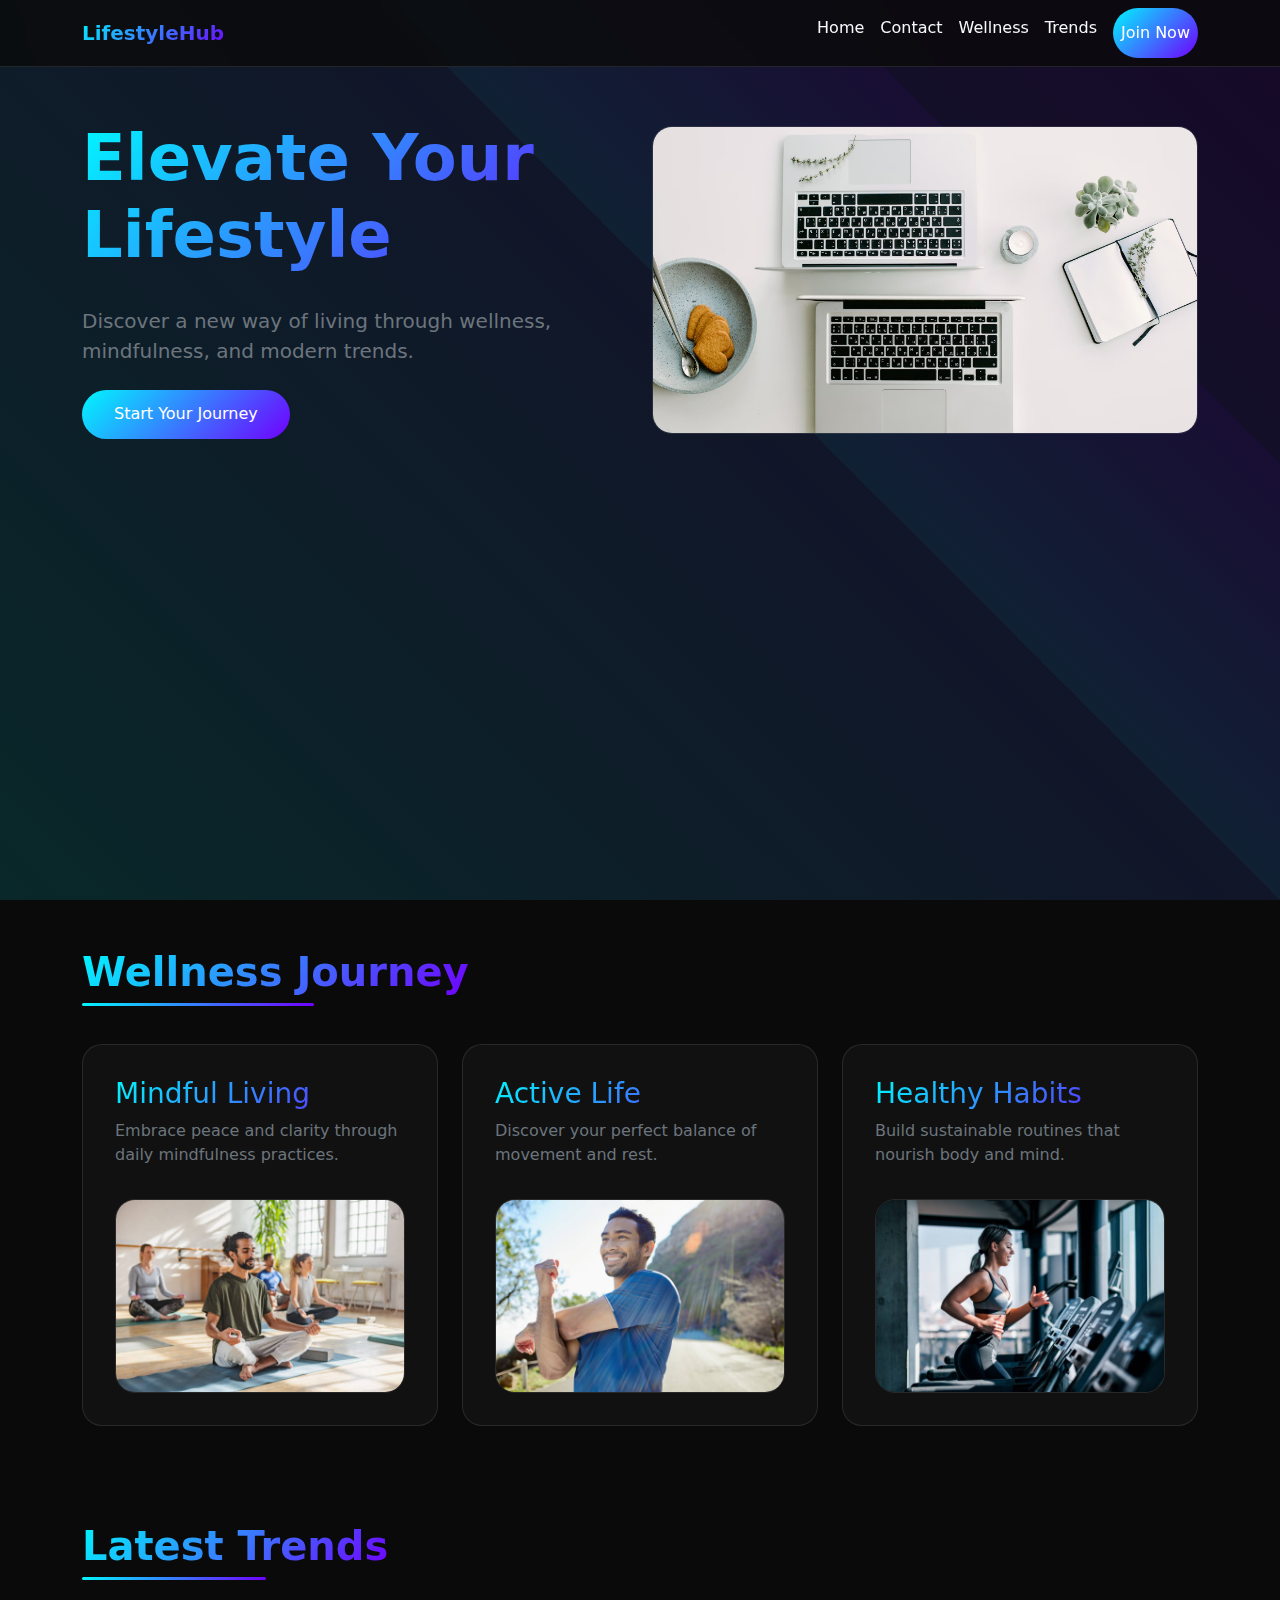
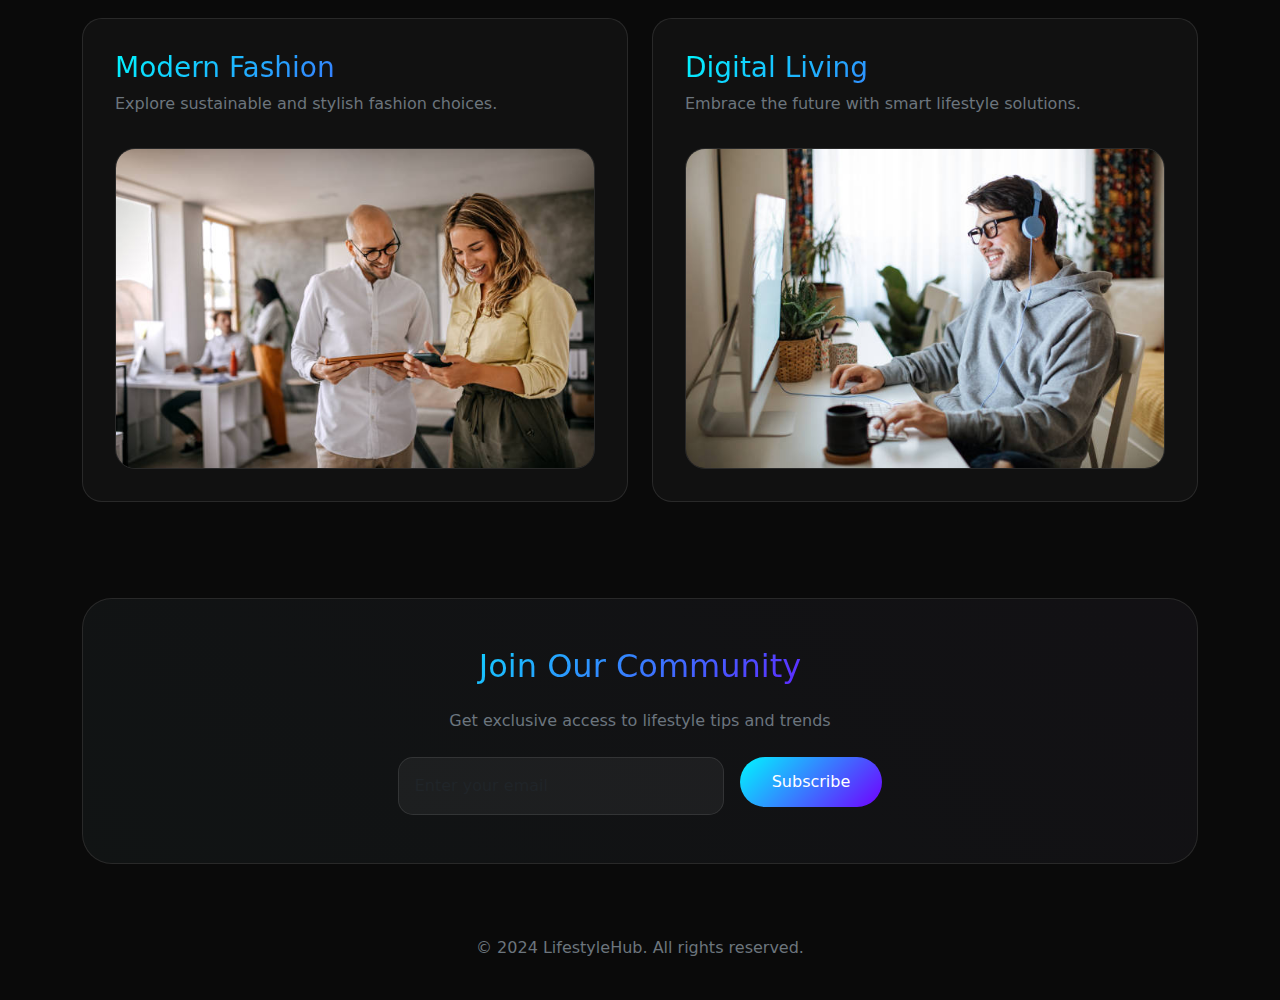
<file: Main/Index.html>
<!DOCTYPE html>
<html lang="en">

<head>
    <meta charset="UTF-8">
    <meta name="viewport" content="width=device-width, initial-scale=1.0">
    <title>LifestyleHub - Modern Living</title>
    <link href="https://cdn.jsdelivr.net/npm/bootstrap@5.3.2/dist/css/bootstrap.min.css" rel="stylesheet">
    <style>
        :root {
            --primary-color: #00f7ff;
            --secondary-color: #7000ff;
            --dark-bg: #0a0a0a;
            --card-bg: #111111;
            --text-primary: #ffffff;
            --text-secondary: #a0a0a0;
            --gradient-1: linear-gradient(45deg, #00f7ff20, #7000ff20);
            --gradient-2: linear-gradient(135deg, #00f7ff, #7000ff);
            --card-border: 1px solid rgba(255, 255, 255, 0.1);
            --card-shadow: 0 4px 30px rgba(0, 0, 0, 0.1);
        }

        body {
            background-color: var(--dark-bg);
            color: var(--text-primary);
            font-family: 'Segoe UI', system-ui, -apple-system, sans-serif;
            overflow-x: hidden;
        }

        /* Custom Scrollbar */
        ::-webkit-scrollbar {
            width: 8px;
            height: 8px;
        }

        ::-webkit-scrollbar-track {
            background: var(--dark-bg);
        }

        ::-webkit-scrollbar-thumb {
            background: var(--gradient-2);
            border-radius: 4px;
        }

        /* Navbar Styles */
        .navbar {
            background: rgba(10, 10, 10, 0.8);
            backdrop-filter: blur(10px);
            border-bottom: var(--card-border);
        }

        .navbar-brand {
            font-weight: 700;
            background: var(--gradient-2);
            -webkit-background-clip: text;
            -webkit-text-fill-color: transparent;
        }

        /* Hero Section */
        .hero-section {
            min-height: 100vh;
            background: var(--gradient-1);
            position: relative;
            overflow: hidden;
        }

        .hero-content {
            position: relative;
            z-index: 2;
            padding-top: 120px;
        }

        .hero-title {
            font-size: 4rem;
            font-weight: 800;
            background: var(--gradient-2);
            -webkit-background-clip: text;
            -webkit-text-fill-color: transparent;
            margin-bottom: 2rem;
        }

        /* Card Styles */
        .feature-card {
            background: var(--card-bg);
            border: var(--card-border);
            border-radius: 20px;
            padding: 2rem;
            transition: all 0.3s ease;
            position: relative;
            overflow: hidden;
        }

        .feature-card::before {
            content: '';
            position: absolute;
            top: 0;
            left: 0;
            right: 0;
            height: 2px;
            background: var(--gradient-2);
            transform: scaleX(0);
            transition: transform 0.3s ease;
        }

        .feature-card:hover::before {
            transform: scaleX(1);
        }

        .feature-card:hover {
            transform: translateY(-10px);
            box-shadow: var(--card-shadow);
        }

        /* Animated Background */
        .animated-bg {
            position: absolute;
            top: 0;
            left: 0;
            right: 0;
            bottom: 0;
            z-index: 1;
        }

        .animated-bg::before {
            content: '';
            position: absolute;
            width: 200%;
            height: 200%;
            background: repeating-linear-gradient(45deg,
                    var(--primary-color) 0%,
                    var(--secondary-color) 10%,
                    transparent 0%,
                    transparent 50%);
            opacity: 0.05;
            animation: gradient 15s linear infinite;
        }

        /* Custom Button */
        .btn-custom {
            background: var(--gradient-2);
            border: none;
            color: white;
            padding: 0.8rem 2rem;
            border-radius: 30px;
            position: relative;
            overflow: hidden;
            transition: all 0.3s ease;
        }

        .btn-custom:hover {
            transform: translateY(-2px);
            box-shadow: 0 5px 15px rgba(0, 247, 255, 0.2);
        }

        /* Subscribe Section */
        .subscribe-section {
            background: var(--card-bg);
            border-radius: 30px;
            border: var(--card-border);
            position: relative;
            overflow: hidden;
        }

        .subscribe-section::before {
            content: '';
            position: absolute;
            inset: 0;
            background: var(--gradient-1);
            opacity: 0.1;
        }

        /* Custom Form Controls */
        .form-control {
            background: rgba(255, 255, 255, 0.05);
            border: var(--card-border);
            color: var(--text-primary);
            border-radius: 15px;
            padding: 1rem;
        }

        .form-control:focus {
            background: rgba(255, 255, 255, 0.08);
            border-color: var(--primary-color);
            box-shadow: 0 0 0 2px rgba(0, 247, 255, 0.2);
            color: var(--text-primary);
        }

        /* Content Image */
        .content-image {
            border-radius: 20px;
            border: var(--card-border);
            transition: transform 0.3s ease;
        }

        .content-image:hover {
            transform: scale(1.02);
        }

        /* Animations */
        @keyframes gradient {
            0% {
                transform: translate(-50%, -50%) rotate(0deg);
            }

            100% {
                transform: translate(-50%, -50%) rotate(360deg);
            }
        }

        /* Section Title */
        .section-title {
            font-weight: 700;
            font-size: 2.5rem;
            background: var(--gradient-2);
            -webkit-background-clip: text;
            -webkit-text-fill-color: transparent;
            position: relative;
            display: inline-block;
        }

        .section-title::after {
            content: '';
            position: absolute;
            bottom: -10px;
            left: 0;
            width: 60%;
            height: 3px;
            background: var(--gradient-2);
            border-radius: 2px;
        }

        /* Text Styles */
        .text-gradient {
            background: var(--gradient-2);
            -webkit-background-clip: text;
            -webkit-text-fill-color: transparent;
        }
    </style>
</head>

<body>
    <!-- Navbar -->
    <nav class="navbar navbar-expand-lg fixed-top">
        <div class="container">
            <a class="navbar-brand" href="#">LifestyleHub</a>
            <button class="navbar-toggler" type="button" data-bs-toggle="collapse" data-bs-target="#navbarNav">
                <span class="navbar-toggler-icon"></span>
            </button>
            <div class="collapse navbar-collapse" id="navbarNav">
                <ul class="navbar-nav ms-auto">
                    <li class="nav-item">
                        <a class="nav-link text-light" href="#home">Home</a>
                    </li>
                    <li class="nav-item">
                        <a class="nav-link text-light" href="/Main/contact.html">Contact</a>
                    </li>
                    <li class="nav-item">
                        <a class="nav-link text-light" href="#wellness">Wellness</a>
                    </li>
                    <li class="nav-item">
                        <a class="nav-link text-light" href="#trends">Trends</a>
                    </li>
                    <li class="nav-item">
                        <a class="nav-link btn btn-custom ms-2" href="#subscribe">Join Now</a>
                    </li>
                </ul>
            </div>
        </div>
    </nav>

    <!-- Hero Section -->
    <section class="hero-section" id="home">
        <div class="animated-bg"></div>
        <div class="container hero-content">
            <div class="row align-items-center">
                <div class="col-lg-6">
                    <h1 class="hero-title">Elevate Your Lifestyle</h1>
                    <p class="lead mb-4 text-secondary">Discover a new way of living through wellness, mindfulness, and
                        modern trends.</p>
                    <button class="btn btn-custom">Start Your Journey</button>
                </div>
                <div class="col-lg-6">
                    <img src="../Main/Img/photo-1507919909716-c8262e491cde.avif" alt="Lifestyle"
                        class="content-image w-100">
                </div>
            </div>
        </div>
    </section>

    <!-- Features Section -->
    <section class="py-5" id="wellness">
        <div class="container">
            <h2 class="section-title text-center mb-5">Wellness Journey</h2>
            <div class="row g-4">
                <div class="col-md-4">
                    <div class="feature-card">
                        <h3 class="text-gradient">Mindful Living</h3>
                        <p class="text-secondary">Embrace peace and clarity through daily mindfulness practices.</p>
                        <img src="./Img/istockphoto-1483989816-612x612.jpg" alt="Mindful living"
                            class="content-image mt-3 w-100">
                    </div>
                </div>
                <div class="col-md-4">
                    <div class="feature-card">
                        <h3 class="text-gradient">Active Life</h3>
                        <p class="text-secondary">Discover your perfect balance of movement and rest.</p>
                        <img src="./Img/istockphoto-1359149467-612x612.jpg" alt="Active Life"
                            class="content-image mt-3 w-100">
                    </div>
                </div>
                <div class="col-md-4">
                    <div class="feature-card">
                        <h3 class="text-gradient">Healthy Habits</h3>
                        <p class="text-secondary">Build sustainable routines that nourish body and mind.</p>
                        <img src="./Img/istockphoto-1132086660-612x612.jpg" alt="Healthy Habbits"
                            class="content-image mt-3 w-100">
                    </div>
                </div>
            </div>
        </div>
    </section>

    <!-- Trends Section -->
    <section class="py-5" id="trends">
        <div class="container">
            <h2 class="section-title text-center mb-5">Latest Trends</h2>
            <div class="row g-4">
                <div class="col-md-6">
                    <div class="feature-card">
                        <h3 class="text-gradient">Modern Fashion</h3>
                        <p class="text-secondary">Explore sustainable and stylish fashion choices.</p>
                        <img src="./Img/istockphoto-1356070782-612x612.jpg" alt="Fashion"
                            class="content-image mt-3 w-100">
                    </div>
                </div>
                <div class="col-md-6">
                    <div class="feature-card">
                        <h3 class="text-gradient">Digital Living</h3>
                        <p class="text-secondary">Embrace the future with smart lifestyle solutions.</p>
                        <img src="./Img/istockphoto-1223887644-612x612.jpg" alt="Digital"
                            class="content-image mt-3 w-100">
                    </div>
                </div>
            </div>
        </div>
    </section>

    <!-- Subscribe Section -->
    <section class="py-5" id="subscribe">
        <div class="container">
            <div class="subscribe-section p-5">
                <div class="row justify-content-center text-center">
                    <div class="col-lg-6">
                        <h2 class="text-gradient mb-4">Join Our Community</h2>
                        <p class="text-secondary mb-4">Get exclusive access to lifestyle tips and trends</p>
                        <form class="row g-3 justify-content-center">
                            <div class="col-8">
                                <input type="email" class="form-control" placeholder="Enter your email">
                            </div>
                            <div class="col-auto">
                                <button type="submit" class="btn btn-custom">Subscribe</button>
                            </div>
                        </form>
                    </div>
                </div>
            </div>
        </div>
    </section>

    <!-- Footer -->
    <footer class="py-4">
        <div class="container text-center">
            <p class="text-secondary">© 2024 LifestyleHub. All rights reserved.</p>
        </div>
    </footer>

    <!-- Bootstrap JS -->
    <script src="https://cdn.jsdelivr.net/npm/bootstrap@5.3.2/dist/js/bootstrap.bundle.min.js"></script>

    <!-- Custom JS -->
    <script>
        // Smooth scrolling
        document.querySelectorAll('a[href^="#"]').forEach(anchor => {
            anchor.addEventListener('click', function (e) {
                e.preventDefault();
                document.querySelector(this.getAttribute('href')).scrollIntoView({
                    behavior: 'smooth'
                });
            });
        });

        // Parallax effect for hero section
        window.addEventListener('scroll', function () {
            const scrolled = window.pageYOffset;
            const background = document.querySelector('.animated-bg');
            background.style.transform = `translateY(${scrolled * 0.5}px)`;
        });

        // Navbar background change on scroll
        window.addEventListener('scroll', function () {
            const navbar = document.querySelector('.navbar');
            if (window.scrollY > 50) {
                navbar.style.background = 'rgba(10, 10, 10, 0.95)';
            } else {
                navbar.style.background = 'rgba(10, 10, 10, 0.8)';
            }
        });
    </script>
</body>

</html>
</file>
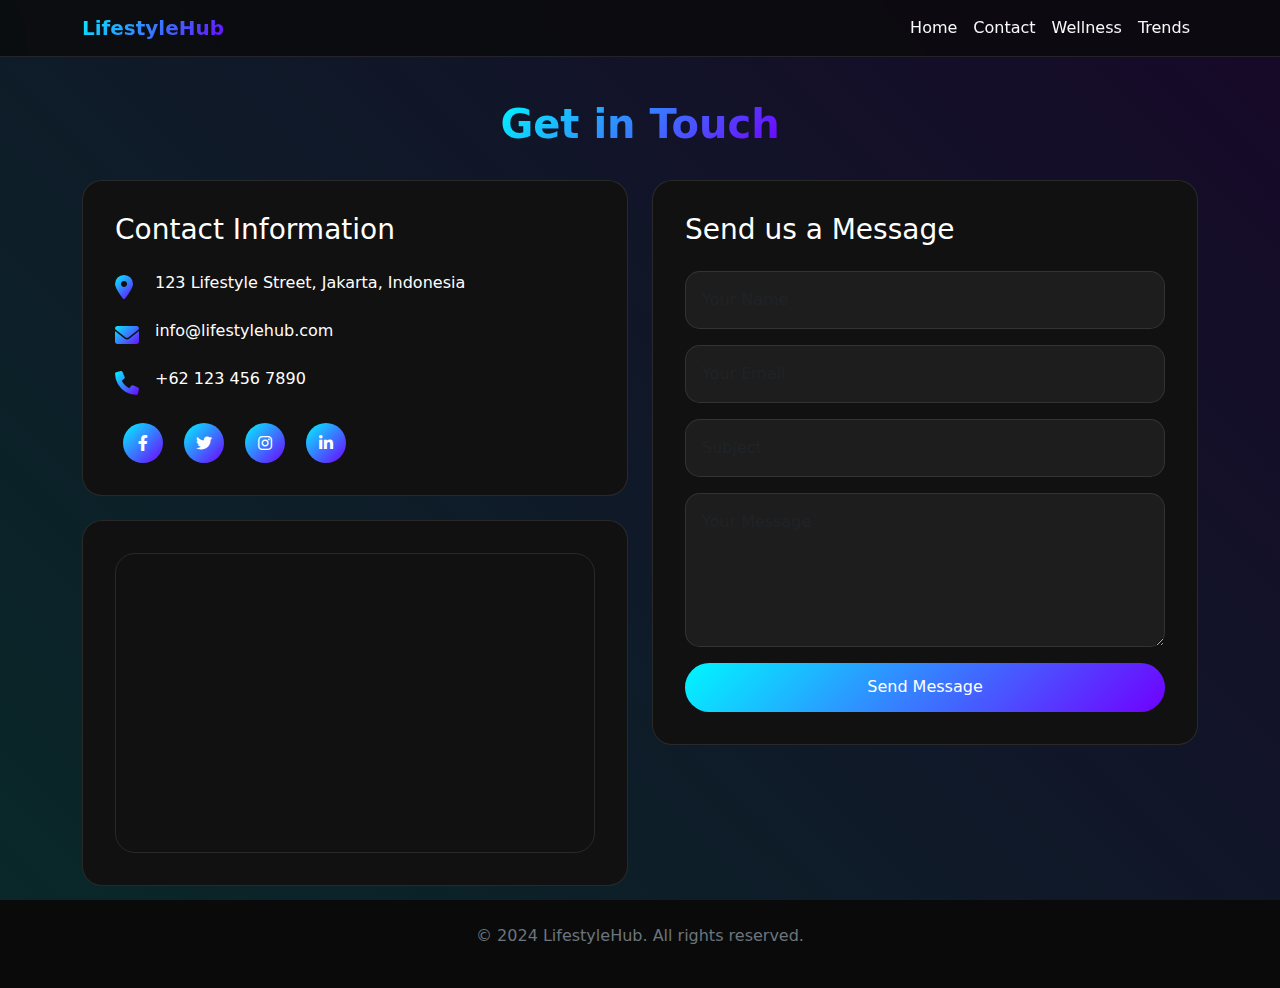
<file: Main/contact.html>
<!DOCTYPE html>
<html lang="en">

<head>
    <meta charset="UTF-8">
    <meta name="viewport" content="width=device-width, initial-scale=1.0">
    <title>Contact Us - LifestyleHub</title>
    <link href="https://cdn.jsdelivr.net/npm/bootstrap@5.3.2/dist/css/bootstrap.min.css" rel="stylesheet">
    <style>
        :root {
            --primary-color: #00f7ff;
            --secondary-color: #7000ff;
            --dark-bg: #0a0a0a;
            --card-bg: #111111;
            --text-primary: #ffffff;
            --text-secondary: #a0a0a0;
            --gradient-1: linear-gradient(45deg, #00f7ff20, #7000ff20);
            --gradient-2: linear-gradient(135deg, #00f7ff, #7000ff);
            --card-border: 1px solid rgba(255, 255, 255, 0.1);
            --card-shadow: 0 4px 30px rgba(0, 0, 0, 0.1);
        }

        body {
            background-color: var(--dark-bg);
            color: var(--text-primary);
            font-family: 'Segoe UI', system-ui, -apple-system, sans-serif;
            overflow-x: hidden;
        }

        /* Navbar Styles */
        .navbar {
            background: rgba(10, 10, 10, 0.8);
            backdrop-filter: blur(10px);
            border-bottom: var(--card-border);
        }

        .navbar-brand {
            font-weight: 700;
            background: var(--gradient-2);
            -webkit-background-clip: text;
            -webkit-text-fill-color: transparent;
        }

        /* Contact Section Styles */
        .contact-section {
            padding-top: 100px;
            min-height: 100vh;
            background: var(--gradient-1);
        }

        .section-title {
            font-weight: 700;
            font-size: 2.5rem;
            background: var(--gradient-2);
            -webkit-background-clip: text;
            -webkit-text-fill-color: transparent;
            position: relative;
            display: inline-block;
            margin-bottom: 2rem;
        }

        .contact-card {
            background: var(--card-bg);
            border: var(--card-border);
            border-radius: 20px;
            padding: 2rem;
            transition: all 0.3s ease;
            position: relative;
            overflow: hidden;
        }

        .contact-info-item {
            margin-bottom: 1.5rem;
            position: relative;
            padding-left: 2.5rem;
        }

        .contact-info-item i {
            position: absolute;
            left: 0;
            top: 0.25rem;
            font-size: 1.5rem;
            background: var(--gradient-2);
            -webkit-background-clip: text;
            -webkit-text-fill-color: transparent;
        }

        .form-control {
            background: rgba(255, 255, 255, 0.05);
            border: var(--card-border);
            color: var(--text-primary);
            border-radius: 15px;
            padding: 1rem;
        }

        .form-control:focus {
            background: rgba(255, 255, 255, 0.08);
            border-color: var(--primary-color);
            box-shadow: 0 0 0 2px rgba(0, 247, 255, 0.2);
            color: var(--text-primary);
        }

        .btn-custom {
            background: var(--gradient-2);
            border: none;
            color: white;
            padding: 0.8rem 2rem;
            border-radius: 30px;
            position: relative;
            overflow: hidden;
            transition: all 0.3s ease;
        }

        .btn-custom:hover {
            transform: translateY(-2px);
            box-shadow: 0 5px 15px rgba(0, 247, 255, 0.2);
        }

        .social-links {
            margin-top: 2rem;
        }

        .social-links a {
            display: inline-flex;
            align-items: center;
            justify-content: center;
            width: 40px;
            height: 40px;
            border-radius: 50%;
            background: var(--gradient-2);
            color: white;
            margin: 0 0.5rem;
            text-decoration: none;
            transition: all 0.3s ease;
        }

        .social-links a:hover {
            transform: translateY(-3px);
            box-shadow: 0 5px 15px rgba(0, 247, 255, 0.3);
        }

        .map-container {
            border-radius: 20px;
            overflow: hidden;
            border: var(--card-border);
            height: 300px;
        }

        .success-message {
            display: none;
            color: #00f7ff;
            margin-top: 1rem;
        }

        .error-message {
            display: none;
            color: #ff4444;
            margin-top: 1rem;
        }
    </style>
    <link rel="stylesheet" href="https://cdnjs.cloudflare.com/ajax/libs/font-awesome/6.0.0/css/all.min.css">
</head>

<body>

    <nav class="navbar navbar-expand-lg fixed-top">
        <div class="container">
            <a class="navbar-brand" href="#">LifestyleHub</a>
            <button class="navbar-toggler" type="button" data-bs-toggle="collapse" data-bs-target="#navbarNav">
                <span class="navbar-toggler-icon"></span>
            </button>
            <div class="collapse navbar-collapse" id="navbarNav">
                <ul class="navbar-nav ms-auto">
                    <li class="nav-item">
                        <a class="nav-link text-light" href="index.html">Home</a>
                    </li>
                    <li class="nav-item">
                        <a class="nav-link text-light" href="#contact">Contact</a>
                    </li>
                    <li class="nav-item">
                        <a class="nav-link text-light" href="index.html#wellness">Wellness</a>
                    </li>
                    <li class="nav-item">
                        <a class="nav-link text-light" href="index.html#trends">Trends</a>
                    </li>
                </ul>
            </div>
        </div>
    </nav>


    <section class="contact-section" id="contact">
        <div class="container">
            <div class="row justify-content-center">
                <div class="col-lg-8 text-center">
                    <h2 class="section-title">Get in Touch</h2>
                </div>
            </div>
            <div class="row g-4">
                <div class="col-lg-6">
                    <div class="contact-card">
                        <h3 class="text-gradient mb-4">Contact Information</h3>
                        <div class="contact-info-item">
                            <i class="fas fa-map-marker-alt"></i>
                            <p class="mb-0">123 Lifestyle Street, Jakarta, Indonesia</p>
                        </div>
                        <div class="contact-info-item">
                            <i class="fas fa-envelope"></i>
                            <p class="mb-0">info@lifestylehub.com</p>
                        </div>
                        <div class="contact-info-item">
                            <i class="fas fa-phone"></i>
                            <p class="mb-0">+62 123 456 7890</p>
                        </div>
                        <div class="social-links">
                            <a href="#" class="facebook"><i class="fab fa-facebook-f"></i></a>
                            <a href="#" class="twitter"><i class="fab fa-twitter"></i></a>
                            <a href="#" class="instagram"><i class="fab fa-instagram"></i></a>
                            <a href="#" class="linkedin"><i class="fab fa-linkedin-in"></i></a>
                        </div>
                    </div>
                    <div class="contact-card mt-4">
                        <div class="map-container">
                            <iframe
                                src="https://www.google.com/maps/embed?pb=!1m18!1m12!1m3!1d126932.15877027094!2d106.7271728!3d-6.229728!2m3!1f0!2f0!3f0!3m2!1i1024!2i768!4f13.1!3m3!1m2!1s0x2e69f3e945e34b9d%3A0x5371bf0fdad786a2!2sJakarta%2C%20Indonesia!5e0!3m2!1sen!2sus!4v1635835828244!5m2!1sen!2sus"
                                width="100%" height="100%" style="border:0;" allowfullscreen="" loading="lazy"></iframe>
                        </div>
                    </div>
                </div>
                <div class="col-lg-6">
                    <div class="contact-card">
                        <h3 class="text-gradient mb-4">Send us a Message</h3>
                        <form id="contactForm">
                            <div class="mb-3">
                                <input type="text" class="form-control" placeholder="Your Name" required>
                            </div>
                            <div class="mb-3">
                                <input type="email" class="form-control" placeholder="Your Email" required>
                            </div>
                            <div class="mb-3">
                                <input type="text" class="form-control" placeholder="Subject" required>
                            </div>
                            <div class="mb-3">
                                <textarea class="form-control" rows="5" placeholder="Your Message" required></textarea>
                            </div>
                            <button type="submit" class="btn btn-custom w-100">Send Message</button>
                            <div class="success-message">Your message has been sent successfully!</div>
                            <div class="error-message">There was an error sending your message. Please try again.</div>
                        </form>
                    </div>
                </div>
            </div>
        </div>
    </section>


    <footer class="py-4">
        <div class="container text-center">
            <p class="text-secondary">© 2024 LifestyleHub. All rights reserved.</p>
        </div>
    </footer>


    <script src="https://cdn.jsdelivr.net/npm/bootstrap@5.3.2/dist/js/bootstrap.bundle.min.js"></script>


    <script>
        // Form submission handling
        document.getElementById('contactForm').addEventListener('submit', function (e) {
            e.preventDefault();
            // Simulate form submission
            const successMessage = document.querySelector('.success-message');
            const errorMessage = document.querySelector('.error-message');

            // Random success/error simulation (replace with actual form handling)
            if (Math.random() > 0.5) {
                successMessage.style.display = 'block';
                errorMessage.style.display = 'none';
            } else {
                successMessage.style.display = 'none';
                errorMessage.style.display = 'block';
            }
        });


        window.addEventListener('scroll', function () {
            const navbar = document.querySelector('.navbar');
            if (window.scrollY > 50) {
                navbar.style.background = 'rgba(10, 10, 10, 0.95)';
            } else {
                navbar.style.background = 'rgba(10, 10, 10, 0.8)';
            }
        });
    </script>
</body>

</html>
</file>
